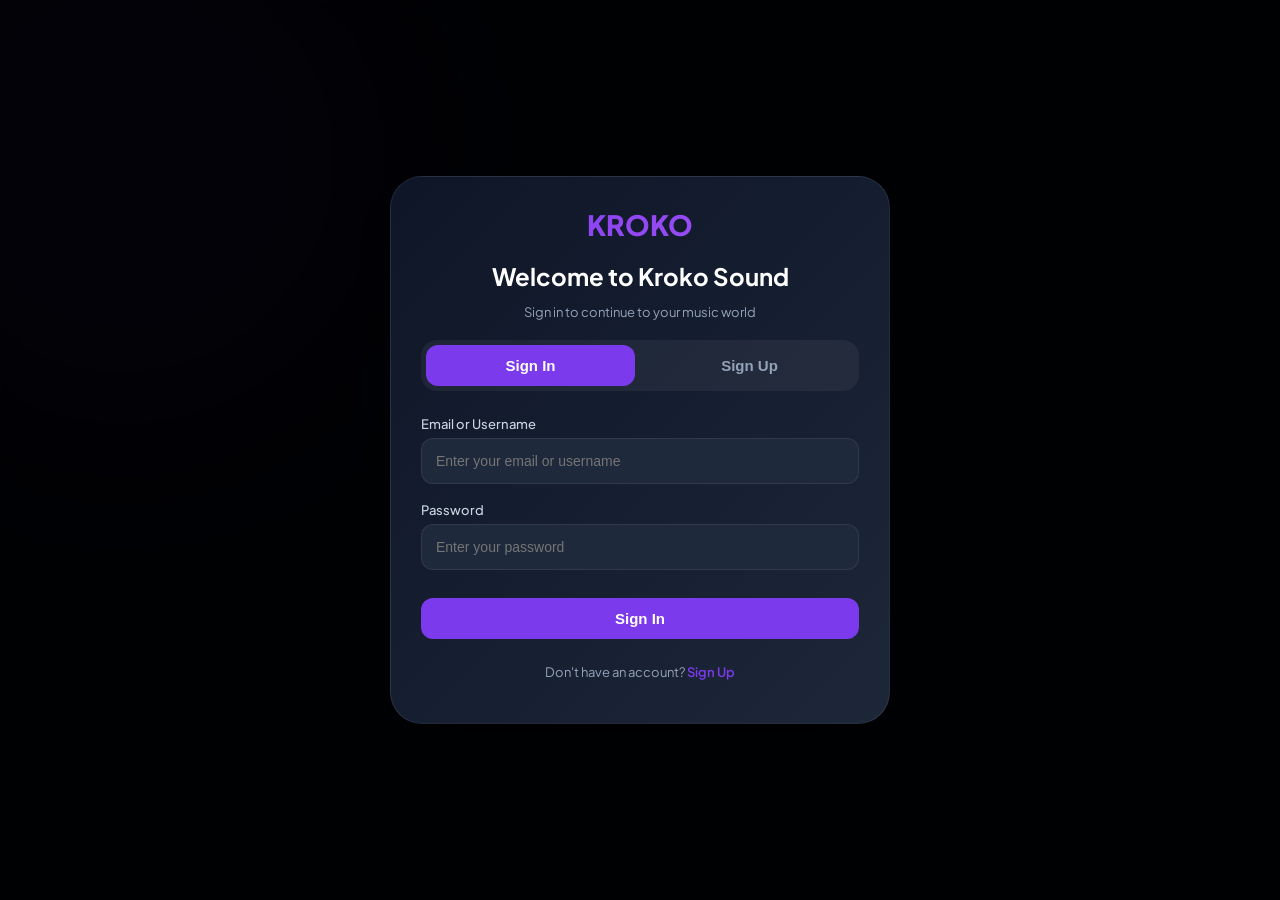
<file: index.html>
<!DOCTYPE html>
<html lang="uk">
<head>
  <meta charset="UTF-8">
  <meta name="viewport" content="width=device-width, initial-scale=1.0">
  <title>Kroko Sound — Advanced Music Player</title>
  <link rel="stylesheet" href="music.css">
  <link href="https://fonts.googleapis.com/css2?family=Plus+Jakarta+Sans:wght@300;400;600;800&display=swap" rel="stylesheet">
</head>
<body>

<!-- ФОРМА РЕЄСТРАЦІЇ / ВХОДУ -->
<div id="authModal" class="modal-overlay auth-modal-show">
  <div class="auth-card">
    <div class="auth-header">
      <div class="auth-logo">KROKO</div>
      <h2>Welcome to Kroko Sound</h2>
      <p>Sign in to continue to your music world</p>
    </div>
    
    <div class="auth-tabs">
      <button class="auth-tab active" data-auth-tab="login">Sign In</button>
      <button class="auth-tab" data-auth-tab="register">Sign Up</button>
    </div>
    
    <!-- Форма входу -->
    <div id="loginForm" class="auth-form active">
      <div class="input-group">
        <label>Email or Username</label>
        <input type="text" id="loginEmail" placeholder="Enter your email or username">
      </div>
      <div class="input-group">
        <label>Password</label>
        <input type="password" id="loginPassword" placeholder="Enter your password">
      </div>
      <button class="auth-btn" id="loginBtn">Sign In</button>
      <p class="auth-footer">Don't have an account? <span class="auth-link" data-switch-to="register">Sign Up</span></p>
    </div>
    
    <!-- Форма реєстрації -->
    <div id="registerForm" class="auth-form">
      <div class="input-group">
        <label>Full Name</label>
        <input type="text" id="regName" placeholder="Enter your full name">
      </div>
      <div class="input-group">
        <label>Username</label>
        <input type="text" id="regUsername" placeholder="Choose a username">
      </div>
      <div class="input-group">
        <label>Email</label>
        <input type="email" id="regEmail" placeholder="Enter your email">
      </div>
      <div class="input-group">
        <label>Password</label>
        <input type="password" id="regPassword" placeholder="Create a password">
      </div>
      <div class="input-group">
        <label>Confirm Password</label>
        <input type="password" id="regConfirmPassword" placeholder="Confirm your password">
      </div>
      <div class="input-group">
        <label>Choose Avatar Color</label>
        <div class="avatar-colors">
          <div class="avatar-color selected" data-color="#7c3aed" style="background: #7c3aed;"></div>
          <div class="avatar-color" data-color="#06b6d4" style="background: #06b6d4;"></div>
          <div class="avatar-color" data-color="#10b981" style="background: #10b981;"></div>
          <div class="avatar-color" data-color="#f59e0b" style="background: #f59e0b;"></div>
          <div class="avatar-color" data-color="#f472b6" style="background: #f472b6;"></div>
          <div class="avatar-color" data-color="#ef4444" style="background: #ef4444;"></div>
        </div>
      </div>
      <button class="auth-btn" id="registerBtn">Create Account</button>
      <p class="auth-footer">Already have an account? <span class="auth-link" data-switch-to="login">Sign In</span></p>
    </div>
  </div>
</div>

<div class="blob-c"><div class="blob" id="bgBlob"></div></div>

<div class="app-shell" id="appShell" style="display: none;">
  <aside class="sidebar">
    <div class="brand" id="logoHome" style="cursor: pointer;">
      <div class="logo-icon">K</div><span>KROKO</span>
    </div>
    <nav class="nav-menu">
      <div class="nav-item active" data-target="discover">🏠 <span>Discover</span></div>
      <div class="nav-item" data-target="playlists">📁 <span>My Playlists</span></div>
      <div class="nav-item" data-target="library">❤️ <span>Favorites</span></div>
      <div class="nav-item" data-target="stats">📊 <span>Stats</span></div>
    </nav>
  </aside>

  <div class="main-container">
    <header class="top-nav">
      <div class="search-container">
        <input type="text" id="searchInput" placeholder="Search tracks or artists...">
      </div>
      <div class="profile-area">
        <div class="profile-chip" id="profileBtn">
          <div class="avatar-circle" id="userAvatar">U</div>
          <span class="user-name" id="displayUserName">User</span>
        </div>
        <div id="accountMenu" class="account-dropdown">
          <div class="dropdown-item" id="settingsBtn">⚙️ Settings</div>
          <div class="dropdown-item" id="exportPlaylistsBtn">💾 Export Playlists</div>
          <div class="dropdown-item" id="importPlaylistsBtn">📂 Import Playlists</div>
          <hr style="border:none; border-top:1px solid rgba(255,255,255,0.1); margin:5px 0;">
          <div class="dropdown-item exit" id="logoutBtn" style="color:#f43f5e;">🚪 Logout</div>
          <div class="dropdown-item exit" id="resetBtn" style="color:#f43f5e;">🗑️ Delete Account</div>
        </div>
      </div>
    </header>

    <main class="main-viewport">
        <div id="discoverSection" class="content-tab active">
          <section class="premium-hero">
            <div class="hero-content">
              <div class="trending-tag">#1 TRENDING</div>
              <h1 id="heroTitle">Select a track</h1>
              <p id="heroArtist">Your premium wave</p>
              <div class="hero-actions">
                <button class="play-main-btn" id="heroPlayBtn">Play Now</button>
                <button class="heart-btn" id="mainLikeBtn">♡</button>
              </div>
            </div>
            <div class="hero-artwork" id="heroArtBox"></div>
          </section>
          <h2 class="section-title">Recommended for you</h2>
          <div id="songGrid" class="grid-container"></div>
        </div>

        <div id="playlistsSection" class="content-tab">
          <div class="playlists-header">
            <h1 class="section-title">My Playlists</h1>
            <button class="create-playlist-btn" id="createPlaylistBtn">+ Create New Playlist</button>
          </div>
          <div id="playlistsContainer" class="playlists-container"></div>
        </div>
        
        <div id="librarySection" class="content-tab">
          <h1 class="section-title">Your Favorites</h1>
          <div id="libraryGrid" class="grid-container"></div>
        </div>

        <div id="statsSection" class="content-tab">
          <h1 class="section-title">Listening Statistics</h1>
          <div id="statsContainer" class="stats-container"></div>
        </div>
    </main>
  </div>

  <footer class="modern-player">
    <div class="player-inner">
        <div class="p-left">
          <div class="mini-art" id="miniArtBox"></div>
          <div class="track-meta">
            <div id="miniTitle" class="truncate">Select track</div>
            <div id="miniArtist" class="artist-sub">Kroko Sound</div>
            <div id="playlistIndicator" class="playlist-indicator"></div>
          </div>
        </div>
        <div class="p-center">
          <div class="p-controls">
            <button id="prev" class="p-btn-sec">⏮</button>
            <button id="play" class="p-btn-main">▶</button>
            <button id="next" class="p-btn-sec">⏭</button>
            <button id="shuffleBtn" class="p-btn-sec" style="font-size: 14px;">🔀</button>
          </div>
          <div class="p-timeline">
            <span class="t-label" id="currentTime">0:00</span>
            <div class="range-wrapper">
                <input type="range" id="progress" value="0" min="0" max="100">
                <div class="progress-fill" id="progressFill"></div>
            </div>
            <span class="t-label" id="duration">0:00</span>
          </div>
          <div class="player-extras">
            <label>Speed:</label>
            <select id="playbackRate">
              <option value="0.5">0.5x</option>
              <option value="0.75">0.75x</option>
              <option value="1" selected>1x</option>
              <option value="1.25">1.25x</option>
              <option value="1.5">1.5x</option>
              <option value="2">2x</option>
            </select>
            <div id="loadingIndicator" class="loading-indicator" style="display:none;">Loading...</div>
          </div>
        </div>
        <div class="p-right">
            <div class="vol-control">
                <span>🔊</span>
                <div class="range-wrapper vol-wrap">
                  <input type="range" id="volume" min="0" max="1" step="0.01" value="0.5">
                  <div class="progress-fill" id="volumeFill" style="width: 50%;"></div>
                </div>
            </div>
        </div>
    </div>
  </footer>
</div>

<!-- Modal для створення плейлиста -->
<div id="createPlaylistModal" class="modal-overlay">
  <div class="modal-card">
    <h2>Create New Playlist</h2>
    <div class="setting-group">
      <label>Playlist Name</label>
      <input type="text" id="playlistNameInput" placeholder="Enter playlist name...">
    </div>
    <div class="setting-group">
      <label>Playlist Cover (optional)</label>
      <input type="file" id="playlistCoverInput" accept="image/*">
      <div id="coverPreview" class="cover-preview"></div>
    </div>
    <div class="modal-actions">
      <button class="save-btn" id="confirmCreatePlaylistBtn">Create</button>
      <button class="cancel-btn" id="closePlaylistModalBtn">Cancel</button>
    </div>
  </div>
</div>

<!-- Modal для редагування плейлиста -->
<div id="editPlaylistModal" class="modal-overlay">
  <div class="modal-card modal-large">
    <h2 id="editPlaylistTitle">Edit Playlist</h2>
    <div class="setting-group">
      <label>Playlist Name</label>
      <input type="text" id="editPlaylistNameInput" placeholder="Playlist name...">
    </div>
    <div class="setting-group">
      <label>Playlist Cover</label>
      <input type="file" id="editPlaylistCoverInput" accept="image/*">
      <div id="editCoverPreview" class="cover-preview"></div>
      <button id="removeCoverBtn" class="small-btn">Remove Cover</button>
    </div>
    <div class="setting-group">
      <label>Songs in this playlist</label>
      <div id="playlistSongsList" class="playlist-songs-list"></div>
    </div>
    <div class="setting-group">
      <label>Add songs to playlist</label>
      <div id="availableSongsList" class="available-songs-list"></div>
    </div>
    <div class="modal-actions">
      <button class="save-btn" id="savePlaylistChangesBtn">Save Changes</button>
      <button class="delete-playlist-btn" id="deletePlaylistBtn">Delete Playlist</button>
      <button class="cancel-btn" id="closeEditModalBtn">Close</button>
    </div>
  </div>
</div>

<!-- Modal для перегляду плейлиста -->
<div id="playlistViewModal" class="modal-overlay">
  <div class="modal-card modal-large">
    <h2 id="viewPlaylistTitle">Playlist</h2>
    <div class="playlist-cover-large" id="viewPlaylistCover"></div>
    <div class="setting-group">
      <label>Songs</label>
      <div id="viewPlaylistSongs" class="playlist-songs-list"></div>
    </div>
    <div class="modal-actions">
      <button class="save-btn" id="playPlaylistBtn">▶ Play All</button>
      <button class="save-btn" id="shufflePlaylistBtn">🔀 Shuffle</button>
      <button class="cancel-btn" id="closeViewModalBtn">Close</button>
    </div>
  </div>
</div>

<!-- Modal для налаштувань -->
<div id="settingsModal" class="modal-overlay">
  <div class="modal-card">
    <h2>App Settings</h2>
    <div class="setting-group">
      <label>Your Name</label>
      <input type="text" id="nameInput">
    </div>
    <div class="setting-group">
      <label>Choose Theme</label>
      <div class="theme-presets">
        <div class="theme-circle" data-color="#7c3aed" style="background: #7c3aed;"></div>
        <div class="theme-circle\\" data-color="#06b6d4" style="background: #06b6d4;"></div>
        <div class="theme-circle" data-color="#10b981" style="background: #10b981;"></div>
        <div class="theme-circle" data-color="#f59e0b" style="background: #f59e0b;"></div>
        <div class="theme-circle" data-color="#f472b6" style="background: #f472b6;"></div>
      </div>
    </div>
    <div class="modal-actions">
      <button class="save-btn" id="saveSettingsBtn">Save</button>
      <button class="cancel-btn" id="closeSettingsBtn">Cancel</button>
    </div>
  </div>
</div>

<audio id="audio"></audio>
<script src="music.js"></script>
</body>
</html>
</file>
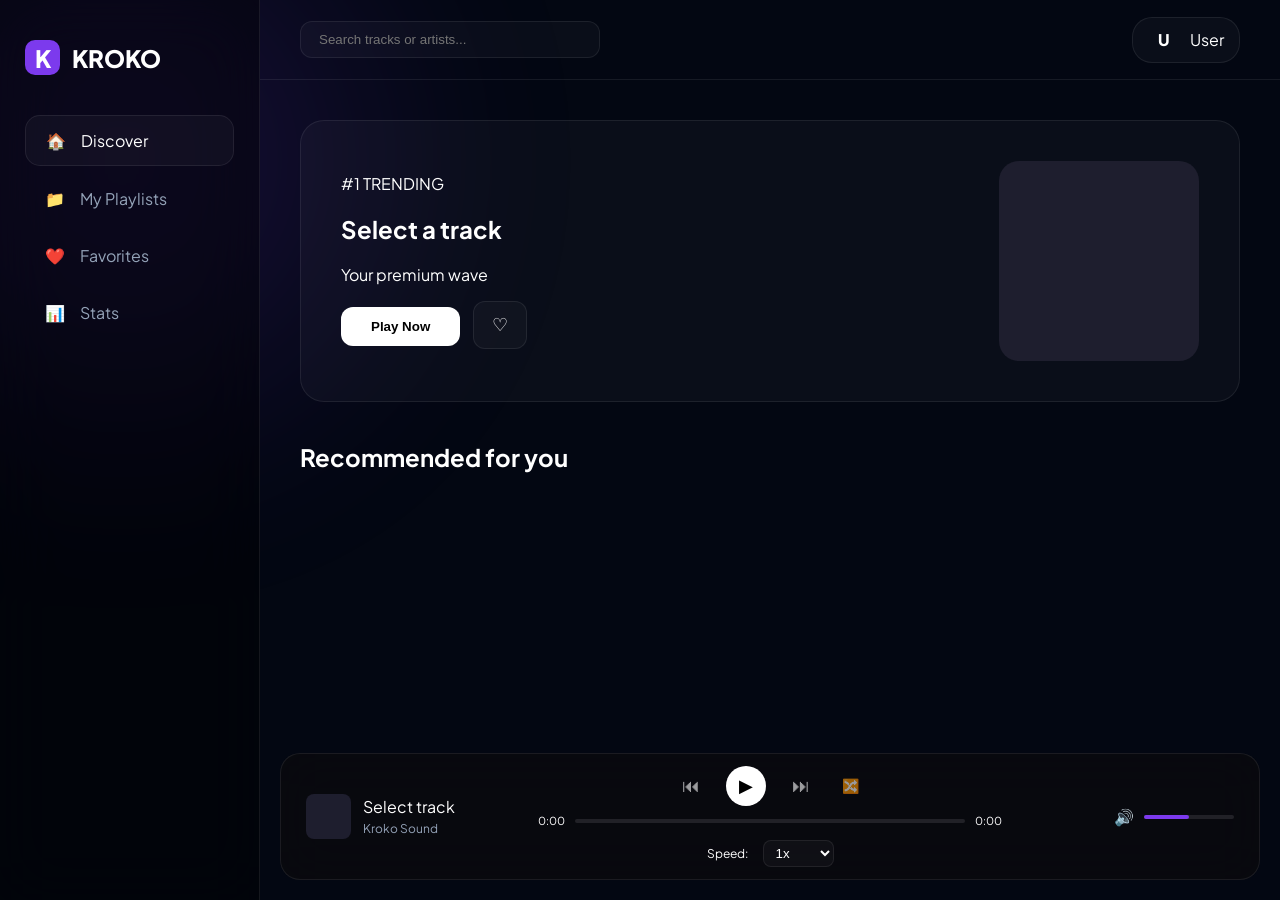
<file: music.html>
<!DOCTYPE html>
<html lang="uk">
<head>
  <meta charset="UTF-8">
  <meta name="viewport" content="width=device-width, initial-scale=1.0">
  <title>Kroko Sound — Advanced Music Player</title>
  <link rel="stylesheet" href="music.css">
  <link href="https://fonts.googleapis.com/css2?family=Plus+Jakarta+Sans:wght@300;400;600;800&display=swap" rel="stylesheet">
</head>
<body>

<div class="blob-c"><div class="blob" id="bgBlob"></div></div>

<div class="app-shell">
  <aside class="sidebar">
    <div class="brand" id="logoHome" style="cursor: pointer;">
      <div class="logo-icon">K</div><span>KROKO</span>
    </div>
    <nav class="nav-menu">
      <div class="nav-item active" data-target="discover">🏠 <span>Discover</span></div>
      <div class="nav-item" data-target="playlists">📁 <span>My Playlists</span></div>
      <div class="nav-item" data-target="library">❤️ <span>Favorites</span></div>
      <div class="nav-item" data-target="stats">📊 <span>Stats</span></div>
    </nav>
  </aside>

  <div class="main-container">
    <header class="top-nav">
      <div class="search-container">
        <input type="text" id="searchInput" placeholder="Search tracks or artists...">
      </div>
      <div class="profile-area">
        <div class="profile-chip" id="profileBtn">
          <div class="avatar-circle" id="userAvatar">U</div>
          <span class="user-name" id="displayUserName">User</span>
        </div>
        <div id="accountMenu" class="account-dropdown">
          <div class="dropdown-item" id="settingsBtn">⚙️ Settings</div>
          <div class="dropdown-item" id="exportPlaylistsBtn">💾 Export Playlists</div>
          <div class="dropdown-item" id="importPlaylistsBtn">📂 Import Playlists</div>
          <hr style="border:none; border-top:1px solid rgba(255,255,255,0.1); margin:5px 0;">
          <div class="dropdown-item exit" id="resetBtn" style="color:#f43f5e;">🚪 Reset Account</div>
        </div>
      </div>
    </header>

    <main class="main-viewport">
        <div id="discoverSection" class="content-tab active">
          <section class="premium-hero">
            <div class="hero-content">
              <div class="trending-tag">#1 TRENDING</div>
              <h1 id="heroTitle">Select a track</h1>
              <p id="heroArtist">Your premium wave</p>
              <div class="hero-actions">
                <button class="play-main-btn" id="heroPlayBtn">Play Now</button>
                <button class="heart-btn" id="mainLikeBtn">♡</button>
              </div>
            </div>
            <div class="hero-artwork" id="heroArtBox"></div>
          </section>
          <h2 class="section-title">Recommended for you</h2>
          <div id="songGrid" class="grid-container"></div>
        </div>

        <div id="playlistsSection" class="content-tab">
          <div class="playlists-header">
            <h1 class="section-title">My Playlists</h1>
            <button class="create-playlist-btn" id="createPlaylistBtn">+ Create New Playlist</button>
          </div>
          <div id="playlistsContainer" class="playlists-container"></div>
        </div>
        
        <div id="librarySection" class="content-tab">
          <h1 class="section-title">Your Favorites</h1>
          <div id="libraryGrid" class="grid-container"></div>
        </div>

        <div id="statsSection" class="content-tab">
          <h1 class="section-title">Listening Statistics</h1>
          <div id="statsContainer" class="stats-container"></div>
        </div>
    </main>
  </div>

  <footer class="modern-player">
    <div class="player-inner">
        <div class="p-left">
          <div class="mini-art" id="miniArtBox"></div>
          <div class="track-meta">
            <div id="miniTitle" class="truncate">Select track</div>
            <div id="miniArtist" class="artist-sub">Kroko Sound</div>
            <div id="playlistIndicator" class="playlist-indicator"></div>
          </div>
        </div>
        <div class="p-center">
          <div class="p-controls">
            <button id="prev" class="p-btn-sec">⏮</button>
            <button id="play" class="p-btn-main">▶</button>
            <button id="next" class="p-btn-sec">⏭</button>
            <button id="shuffleBtn" class="p-btn-sec" style="font-size: 14px;">🔀</button>
          </div>
          <div class="p-timeline">
            <span class="t-label" id="currentTime">0:00</span>
            <div class="range-wrapper">
                <input type="range" id="progress" value="0" min="0" max="100">
                <div class="progress-fill" id="progressFill"></div>
            </div>
            <span class="t-label" id="duration">0:00</span>
          </div>
          <div class="player-extras">
            <label>Speed:</label>
            <select id="playbackRate">
              <option value="0.5">0.5x</option>
              <option value="0.75">0.75x</option>
              <option value="1" selected>1x</option>
              <option value="1.25">1.25x</option>
              <option value="1.5">1.5x</option>
              <option value="2">2x</option>
            </select>
            <div id="loadingIndicator" class="loading-indicator" style="display:none;">Loading...</div>
          </div>
        </div>
        <div class="p-right">
            <div class="vol-control">
                <span>🔊</span>
                <div class="range-wrapper vol-wrap">
                  <input type="range" id="volume" min="0" max="1" step="0.01" value="0.5">
                  <div class="progress-fill" id="volumeFill" style="width: 50%;"></div>
                </div>
            </div>
        </div>
    </div>
  </footer>
</div>

<!-- Modal для створення плейлиста (з можливістю завантажити обкладинку) -->
<div id="createPlaylistModal" class="modal-overlay">
  <div class="modal-card">
    <h2>Create New Playlist</h2>
    <div class="setting-group">
      <label>Playlist Name</label>
      <input type="text" id="playlistNameInput" placeholder="Enter playlist name...">
    </div>
    <div class="setting-group">
      <label>Playlist Cover (optional)</label>
      <input type="file" id="playlistCoverInput" accept="image/*">
      <div id="coverPreview" class="cover-preview"></div>
    </div>
    <div class="modal-actions">
      <button class="save-btn" id="confirmCreatePlaylistBtn">Create</button>
      <button class="cancel-btn" id="closePlaylistModalBtn">Cancel</button>
    </div>
  </div>
</div>

<!-- Modal для редагування плейлиста -->
<div id="editPlaylistModal" class="modal-overlay">
  <div class="modal-card modal-large">
    <h2 id="editPlaylistTitle">Edit Playlist</h2>
    <div class="setting-group">
      <label>Playlist Name</label>
      <input type="text" id="editPlaylistNameInput" placeholder="Playlist name...">
    </div>
    <div class="setting-group">
      <label>Playlist Cover</label>
      <input type="file" id="editPlaylistCoverInput" accept="image/*">
      <div id="editCoverPreview" class="cover-preview"></div>
      <button id="removeCoverBtn" class="small-btn">Remove Cover</button>
    </div>
    <div class="setting-group">
      <label>Songs in this playlist</label>
      <div id="playlistSongsList" class="playlist-songs-list"></div>
    </div>
    <div class="setting-group">
      <label>Add songs to playlist</label>
      <div id="availableSongsList" class="available-songs-list"></div>
    </div>
    <div class="modal-actions">
      <button class="save-btn" id="savePlaylistChangesBtn">Save Changes</button>
      <button class="delete-playlist-btn" id="deletePlaylistBtn">Delete Playlist</button>
      <button class="cancel-btn" id="closeEditModalBtn">Close</button>
    </div>
  </div>
</div>

<!-- Modal для перегляду та відтворення плейлиста -->
<div id="playlistViewModal" class="modal-overlay">
  <div class="modal-card modal-large">
    <h2 id="viewPlaylistTitle">Playlist</h2>
    <div class="playlist-cover-large" id="viewPlaylistCover"></div>
    <div class="setting-group">
      <label>Songs</label>
      <div id="viewPlaylistSongs" class="playlist-songs-list"></div>
    </div>
    <div class="modal-actions">
      <button class="save-btn" id="playPlaylistBtn">▶ Play All</button>
      <button class="save-btn" id="shufflePlaylistBtn">🔀 Shuffle</button>
      <button class="cancel-btn" id="closeViewModalBtn">Close</button>
    </div>
  </div>
</div>

<!-- Modal для налаштувань -->
<div id="settingsModal" class="modal-overlay">
  <div class="modal-card">
    <h2>App Settings</h2>
    <div class="setting-group">
      <label>Your Name</label>
      <input type="text" id="nameInput">
    </div>
    <div class="setting-group">
      <label>Choose Theme</label>
      <div class="theme-presets">
        <div class="theme-circle" data-color="#7c3aed" style="background: #7c3aed;"></div>
        <div class="theme-circle" data-color="#06b6d4" style="background: #06b6d4;"></div>
        <div class="theme-circle" data-color="#10b981" style="background: #10b981;"></div>
        <div class="theme-circle" data-color="#f59e0b" style="background: #f59e0b;"></div>
        <div class="theme-circle" data-color="#f472b6" style="background: #f472b6;"></div>
      </div>
    </div>
    <div class="modal-actions">
      <button class="save-btn" id="saveSettingsBtn">Save</button>
      <button class="cancel-btn" id="closeSettingsBtn">Cancel</button>
    </div>
  </div>
</div>

<audio id="audio"></audio>
<script src="music.js"></script>
</body>
</html>
</file>
<file: music.css>
:root {
  --p-color: #7c3aed;
  --bg: #030712;
  --glass: rgba(255, 255, 255, 0.03);
  --border: rgba(255, 255, 255, 0.08);
}

* { scrollbar-width: none !important; box-sizing: border-box; }
*::-webkit-scrollbar { display: none; }

body { font-family: 'Plus Jakarta Sans', sans-serif; background: var(--bg); color: #fff; margin: 0; overflow: hidden; height: 100vh; }

/* ========== СТИЛІ ДЛЯ ФОРМИ РЕЄСТРАЦІЇ ========== */
.auth-modal-show {
  display: grid !important;
  z-index: 10000;
  background: rgba(0, 0, 0, 0.95);
  backdrop-filter: blur(20px);
}

.auth-card {
  background: linear-gradient(135deg, rgba(15, 23, 42, 0.95), rgba(30, 41, 59, 0.95));
  border: 1px solid var(--border);
  border-radius: 32px;
  padding: 30px;
  width: 500px;
  max-width: 90vw;
  max-height: 90vh;
  overflow-y: auto;
  box-shadow: 0 25px 50px -12px rgba(0, 0, 0, 0.5);
}

.auth-card::-webkit-scrollbar {
  display: block;
  width: 6px;
  background: rgba(255, 255, 255, 0.1);
  border-radius: 3px;
}

.auth-card::-webkit-scrollbar-thumb {
  background: var(--p-color);
  border-radius: 3px;
}

.auth-header {
  text-align: center;
  margin-bottom: 20px;
}

.auth-logo {
  font-size: 28px;
  font-weight: 800;
  background: linear-gradient(135deg, var(--p-color), #a855f7);
  -webkit-background-clip: text;
  background-clip: text;
  color: transparent;
  margin-bottom: 15px;
}

.auth-header h2 {
  font-size: 24px;
  margin-bottom: 5px;
}

.auth-header p {
  color: #94a3b8;
  font-size: 13px;
}

.auth-tabs {
  display: flex;
  gap: 10px;
  margin-bottom: 25px;
  background: rgba(255,255,255,0.05);
  border-radius: 16px;
  padding: 5px;
  position: sticky;
  top: 0;
  z-index: 10;
}

.auth-tab {
  flex: 1;
  padding: 12px;
  background: none;
  border: none;
  color: #94a3b8;
  font-size: 15px;
  font-weight: 600;
  cursor: pointer;
  border-radius: 12px;
  transition: 0.2s;
}

.auth-tab.active {
  background: var(--p-color);
  color: #fff;
}

.auth-form {
  display: none;
}

.auth-form.active {
  display: block;
}

#registerForm {
  max-height: calc(90vh - 200px);
  overflow-y: auto;
  padding-right: 8px;
}

#registerForm::-webkit-scrollbar {
  display: block;
  width: 6px;
  background: rgba(255, 255, 255, 0.1);
  border-radius: 3px;
}

#registerForm::-webkit-scrollbar-thumb {
  background: var(--p-color);
  border-radius: 3px;
}

.input-group {
  margin-bottom: 18px;
}

.input-group label {
  display: block;
  margin-bottom: 6px;
  color: #cbd5e1;
  font-size: 13px;
  font-weight: 500;
}

.input-group input {
  width: 100%;
  padding: 12px 14px;
  background: #1e293b;
  border: 1px solid var(--border);
  border-radius: 12px;
  color: #fff;
  font-size: 14px;
  transition: 0.2s;
}

.input-group input:focus {
  outline: none;
  border-color: var(--p-color);
}

.avatar-colors {
  display: flex;
  gap: 10px;
  flex-wrap: wrap;
  margin-top: 5px;
}

.avatar-color {
  width: 36px;
  height: 36px;
  border-radius: 50%;
  cursor: pointer;
  border: 2px solid transparent;
  transition: 0.2s;
}

.avatar-color.selected {
  border-color: #fff;
  transform: scale(1.1);
}

.auth-btn {
  width: 100%;
  padding: 12px;
  background: var(--p-color);
  border: none;
  border-radius: 12px;
  color: #fff;
  font-size: 15px;
  font-weight: 600;
  cursor: pointer;
  transition: 0.2s;
  margin-top: 10px;
  margin-bottom: 10px;
}

.auth-btn:hover {
  transform: translateY(-2px);
  opacity: 0.9;
}

.auth-footer {
  text-align: center;
  margin-top: 15px;
  color: #94a3b8;
  font-size: 13px;
}

.auth-link {
  color: var(--p-color);
  cursor: pointer;
  font-weight: 600;
}

/* ========== ОСНОВНІ СТИЛІ ========== */
.blob-c { position: fixed; inset: 0; z-index: -1; filter: blur(120px); opacity: 0.15; pointer-events: none; }
.blob { position: absolute; width: 500px; height: 500px; background: var(--p-color); border-radius: 50%; top: -10%; left: -10%; transition: 0.5s ease; }

.app-shell { display: grid; grid-template-columns: 260px 1fr; height: 100vh; }
.sidebar { background: rgba(0,0,0,0.4); backdrop-filter: blur(30px); border-right: 1px solid var(--border); padding: 40px 25px; }
.brand { display: flex; align-items: center; gap: 12px; font-weight: 800; font-size: 24px; margin-bottom: 40px; cursor: pointer; }
.logo-icon { background: var(--p-color); width: 35px; height: 35px; border-radius: 10px; display: grid; place-items: center; }

.nav-item { display: flex; align-items: center; gap: 15px; padding: 14px 20px; border-radius: 15px; color: #94a3b8; cursor: pointer; margin-bottom: 8px; transition: 0.2s; }
.nav-item:hover { background: var(--glass); }
.nav-item.active { background: var(--glass); color: #fff; border: 1px solid var(--border); }

.main-container { display: flex; flex-direction: column; height: 100vh; overflow: hidden; }
.top-nav { height: 80px; display: flex; justify-content: space-between; align-items: center; padding: 0 40px; border-bottom: 1px solid var(--border); }

#searchInput { width: 300px; background: var(--glass); border: 1px solid var(--border); padding: 10px 18px; border-radius: 12px; color: #fff; outline: none; transition: 0.2s; }
#searchInput:focus { border-color: var(--p-color); }

.profile-chip { display: flex; align-items: center; gap: 10px; background: var(--glass); padding: 6px 15px; border-radius: 20px; border: 1px solid var(--border); cursor: pointer; transition: 0.2s; }
.profile-chip:hover { border-color: var(--p-color); }

.avatar-circle { width: 32px; height: 32px; border-radius: 50%; display: grid; place-items: center; font-weight: 800; }

.account-dropdown { position: absolute; top: 65px; right: 40px; width: 200px; background: #0f172a; border: 1px solid var(--border); border-radius: 15px; padding: 8px; display: none; flex-direction: column; z-index: 1000; }
.account-dropdown.show { display: flex; }
.dropdown-item { padding: 12px; border-radius: 10px; cursor: pointer; font-size: 14px; transition: 0.2s; }
.dropdown-item:hover { background: rgba(255,255,255,0.05); }

.main-viewport { flex: 1; overflow-y: auto; padding: 40px 40px 180px; }
.grid-container { display: grid; grid-template-columns: repeat(auto-fill, minmax(180px, 1fr)); gap: 20px; }

.music-card { position: relative; background: var(--glass); border: 1px solid var(--border); padding: 15px; border-radius: 20px; cursor: pointer; transition: 0.3s; }
.music-card:hover { transform: translateY(-5px); border-color: var(--p-color); }
.music-card img { width: 100%; aspect-ratio: 1; border-radius: 14px; object-fit: cover; margin-bottom: 12px; background: #1e1e2e; }

.remove-fav { position: absolute; top: 10px; right: 10px; background: rgba(0,0,0,0.6); color: #fff; border: none; border-radius: 50%; width: 28px; height: 28px; display: grid; place-items: center; font-size: 14px; opacity: 0; transition: 0.2s; z-index: 5; cursor: pointer; }
.music-card:hover .remove-fav { opacity: 1; }
.remove-fav:hover { background: #f43f5e; }

.premium-hero { background: rgba(255,255,255,0.03); border: 1px solid var(--border); border-radius: 24px; padding: 40px; display: flex; justify-content: space-between; align-items: center; margin-bottom: 40px; }
.hero-artwork { width: 200px; height: 200px; border-radius: 20px; overflow: hidden; flex-shrink: 0; background: #1e1e2e; display: flex; align-items: center; justify-content: center; }
.hero-artwork img { width: 100%; height: 100%; object-fit: cover; }

.play-main-btn { background: #fff; color: #000; padding: 12px 30px; border-radius: 12px; border: none; font-weight: 800; cursor: pointer; transition: 0.2s; }
.heart-btn { background: var(--glass); border: 1px solid var(--border); color: #fff; padding: 12px 18px; border-radius: 12px; cursor: pointer; margin-left: 10px; font-size: 18px; transition: 0.2s; }
.heart-btn.active { color: #f43f5e; border-color: #f43f5e; background: rgba(244, 63, 94, 0.1); }

.modern-player { position: fixed; bottom: 20px; left: 280px; right: 20px; background: rgba(10, 10, 15, 0.85); backdrop-filter: blur(25px); border: 1px solid var(--border); border-radius: 20px; padding: 12px 25px; z-index: 1000; }
.player-inner { display: flex; align-items: center; justify-content: space-between; }
.p-left { width: 25%; display: flex; align-items: center; gap: 12px; }
.mini-art { width: 45px; height: 45px; border-radius: 8px; overflow: hidden; background: #1e1e2e; flex-shrink: 0; }
.mini-art img { width: 100%; height: 100%; object-fit: cover; }
.track-meta { flex: 1; }
.playlist-indicator { font-size: 10px; color: #94a3b8; margin-top: 2px; }

.p-center { flex: 1; display: flex; flex-direction: column; align-items: center; gap: 8px; }
.p-controls { display: flex; align-items: center; gap: 20px; }
.p-btn-main { background: #fff; color: #000; width: 40px; height: 40px; border-radius: 50%; border: none; cursor: pointer; font-size: 18px; display: grid; place-items: center; transition: 0.2s; }
.p-btn-main:hover { transform: scale(1.1); }
.p-btn-sec { background: none; border: none; color: #fff; cursor: pointer; font-size: 18px; opacity: 0.6; transition: 0.2s; }
.p-btn-sec:hover { opacity: 1; }
.shuffle-active { opacity: 1 !important; color: var(--p-color) !important; }

.p-timeline { width: 100%; display: flex; align-items: center; gap: 10px; font-size: 11px; }
.range-wrapper { flex: 1; position: relative; height: 4px; background: rgba(255,255,255,0.1); border-radius: 10px; }
.progress-fill { position: absolute; height: 100%; background: var(--p-color); border-radius: 10px; width: 0%; pointer-events: none; }
input[type="range"] { position: absolute; width: 100%; top: 0; left: 0; height: 100%; opacity: 0; cursor: pointer; z-index: 5; }

.p-right { width: 25%; display: flex; justify-content: flex-end; }
.vol-control { display: flex; align-items: center; gap: 10px; width: 120px; }

.player-extras { display: flex; gap: 15px; align-items: center; margin-top: 5px; font-size: 12px; }
.player-extras select { background: var(--glass); border: 1px solid var(--border); color: #fff; padding: 4px 8px; border-radius: 8px; cursor: pointer; }
.loading-indicator { font-size: 11px; color: #f59e0b; animation: pulse 1s infinite; }
@keyframes pulse { 0% { opacity: 0.6; } 100% { opacity: 1; } }

.content-tab { display: none; }
.content-tab.active { display: block; }

.playlists-header { display: flex; justify-content: space-between; align-items: center; margin-bottom: 30px; }
.create-playlist-btn { background: var(--p-color); color: #fff; border: none; padding: 12px 24px; border-radius: 12px; font-weight: 600; cursor: pointer; transition: 0.2s; }

.playlists-container { display: grid; grid-template-columns: repeat(auto-fill, minmax(280px, 1fr)); gap: 20px; }
.playlist-card { background: var(--glass); border: 1px solid var(--border); border-radius: 20px; padding: 20px; cursor: pointer; transition: 0.3s; }
.playlist-card:hover { transform: translateY(-5px); border-color: var(--p-color); }
.playlist-header { display: flex; justify-content: space-between; align-items: center; margin-bottom: 15px; }
.playlist-cover { width: 50px; height: 50px; border-radius: 10px; object-fit: cover; background: #1e1e2e; }
.playlist-actions { display: flex; gap: 8px; }
.edit-playlist-btn, .delete-playlist-btn-small { background: rgba(255,255,255,0.1); border: none; padding: 6px 12px; border-radius: 8px; cursor: pointer; font-size: 12px; transition: 0.2s; color: #fff; }
.edit-playlist-btn:hover { background: var(--p-color); }
.delete-playlist-btn-small:hover { background: #f43f5e; }
.playlist-name { font-size: 18px; font-weight: 600; margin: 10px 0; }
.playlist-stats { font-size: 12px; color: #94a3b8; }

.modal-overlay { position: fixed; inset: 0; background: rgba(0,0,0,0.8); display: none; place-items: center; z-index: 2000; backdrop-filter: blur(10px); }
.modal-overlay.show { display: grid; }
.modal-card { background: #0f172a; padding: 30px; border-radius: 24px; width: 380px; border: 1px solid var(--border); display: flex; flex-direction: column; gap: 20px; }
.modal-large { width: 600px; max-width: 90vw; max-height: 80vh; overflow-y: auto; }

.setting-group { display: flex; flex-direction: column; gap: 10px; }
.setting-group label { font-weight: 600; color: #94a3b8; }

.playlist-songs-list, .available-songs-list { max-height: 200px; overflow-y: auto; border: 1px solid var(--border); border-radius: 12px; padding: 10px; }
.playlist-song-item, .available-song-item { display: flex; justify-content: space-between; align-items: center; padding: 8px; border-bottom: 1px solid var(--border); }
.remove-song-btn, .add-song-btn { background: rgba(255,255,255,0.1); border: none; padding: 4px 12px; border-radius: 6px; cursor: pointer; font-size: 12px; transition: 0.2s; color: #fff; }
.remove-song-btn:hover { background: #f43f5e; }
.add-song-btn:hover { background: #10b981; }

.cover-preview { width: 80px; height: 80px; border-radius: 12px; overflow: hidden; margin-top: 8px; background: #1e1e2e; }
.playlist-cover-large { width: 100px; height: 100px; border-radius: 16px; overflow: hidden; margin-bottom: 10px; background: #1e1e2e; }
.small-btn { background: rgba(255,255,255,0.1); border: none; padding: 6px 12px; border-radius: 8px; cursor: pointer; color: #fff; font-size: 12px; margin-top: 5px; }

.stats-container { display: flex; flex-direction: column; gap: 15px; }
.stat-item { background: var(--glass); border: 1px solid var(--border); border-radius: 16px; padding: 15px; display: flex; align-items: center; gap: 15px; }
.stat-cover { width: 50px; height: 50px; border-radius: 8px; object-fit: cover; }
.stat-info { flex: 1; }
.stat-count { font-size: 20px; font-weight: bold; color: var(--p-color); }

.theme-presets { display: flex; gap: 12px; }
.theme-circle { width: 40px; height: 40px; border-radius: 50%; cursor: pointer; border: 3px solid transparent; transition: 0.2s; }
.theme-circle.active { border-color: #fff; transform: scale(1.1); }

.modal-actions { display: flex; gap: 10px; justify-content: flex-end; }
.save-btn { background: #fff; color: #000; border: none; padding: 14px; border-radius: 12px; font-weight: 800; cursor: pointer; transition: 0.2s; flex: 1; }
.cancel-btn { background: rgba(255,255,255,0.05); color: #fff; border: 1px solid var(--border); padding: 14px; border-radius: 12px; cursor: pointer; transition: 0.2s; flex: 1; }
.delete-playlist-btn { background: #f43f5e; color: #fff; border: none; padding: 14px; border-radius: 12px; font-weight: 800; cursor: pointer; transition: 0.2s; flex: 1; }

input[type="text"], input[type="file"], input[type="email"], input[type="password"] { width: 100%; padding: 14px; background: #1e293b; border: 1px solid var(--border); border-radius: 12px; color: #fff; outline: none; transition: 0.2s; }
input:focus { border-color: var(--p-color); }

.truncate { overflow: hidden; text-overflow: ellipsis; white-space: nowrap; }
.artist-sub { font-size: 12px; color: #94a3b8; margin-top: 4px; }
.section-title { margin-bottom: 20px; font-size: 24px; }
</file>
